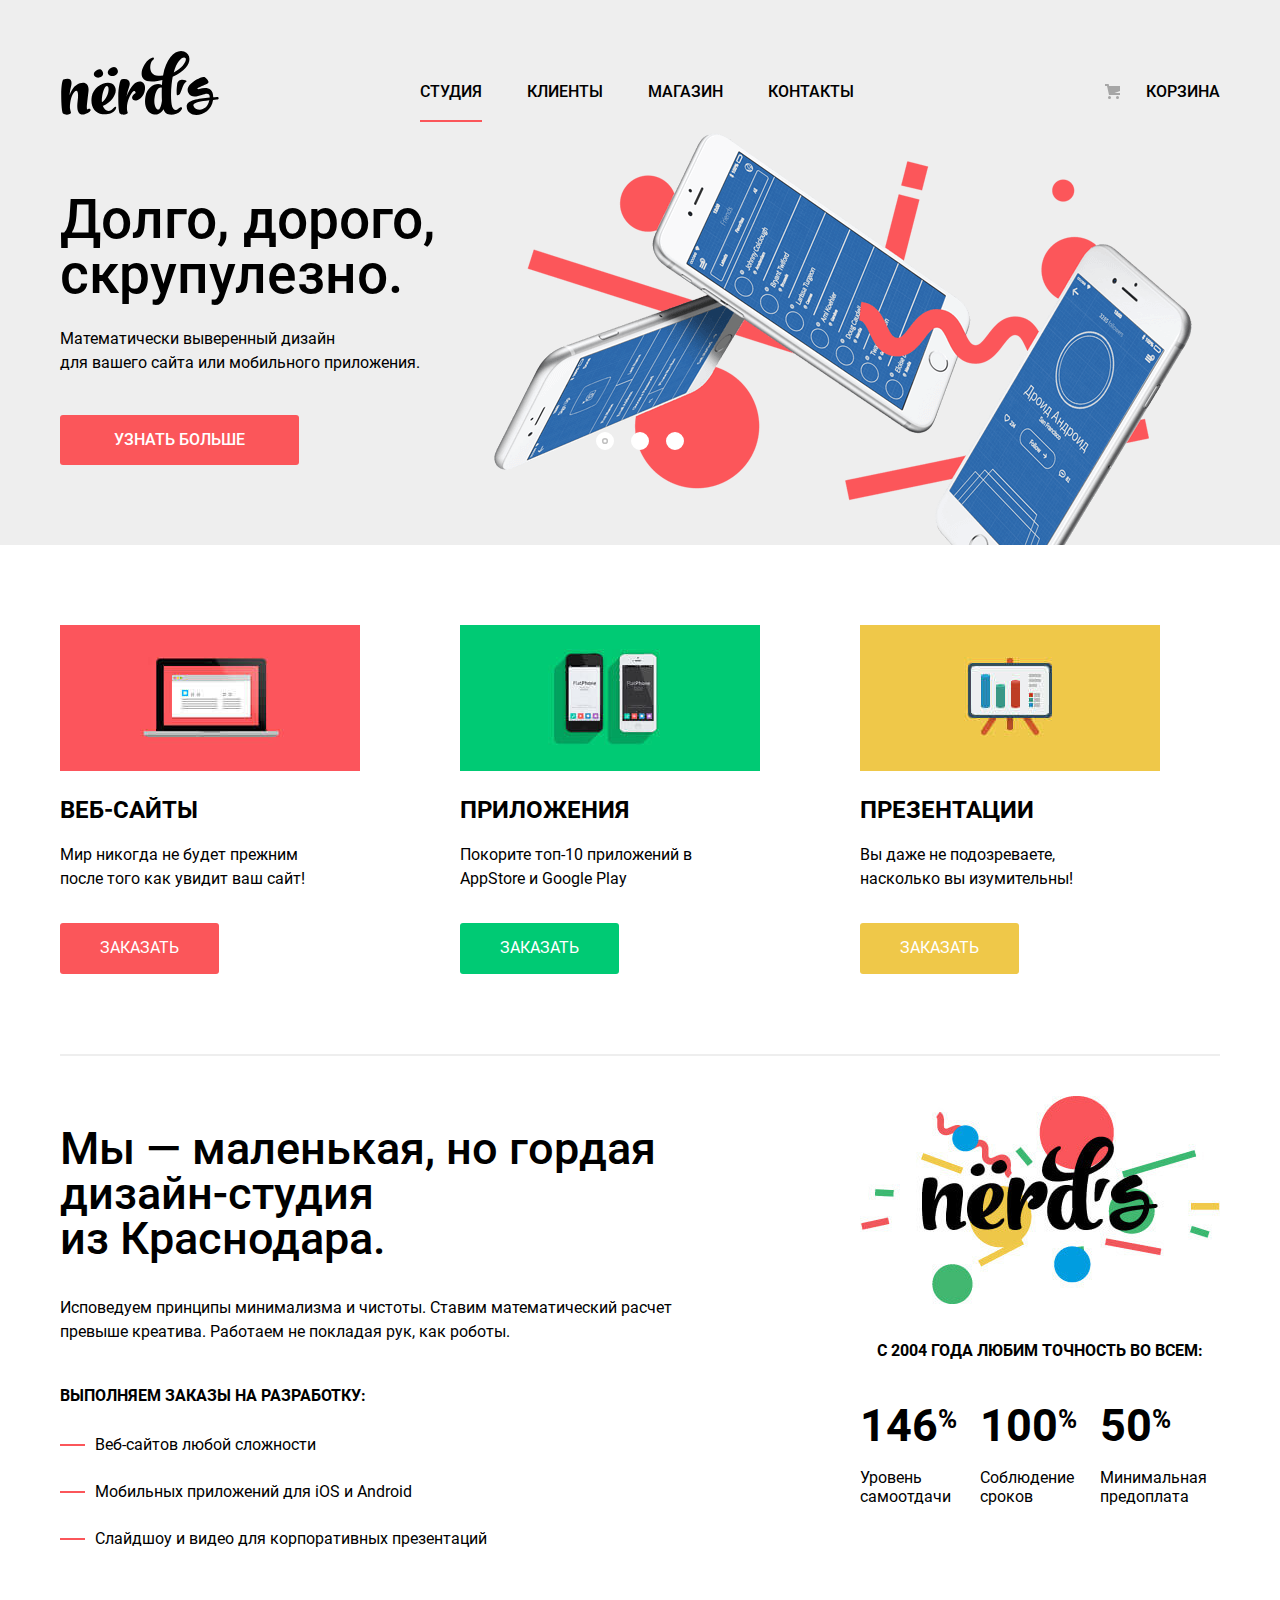
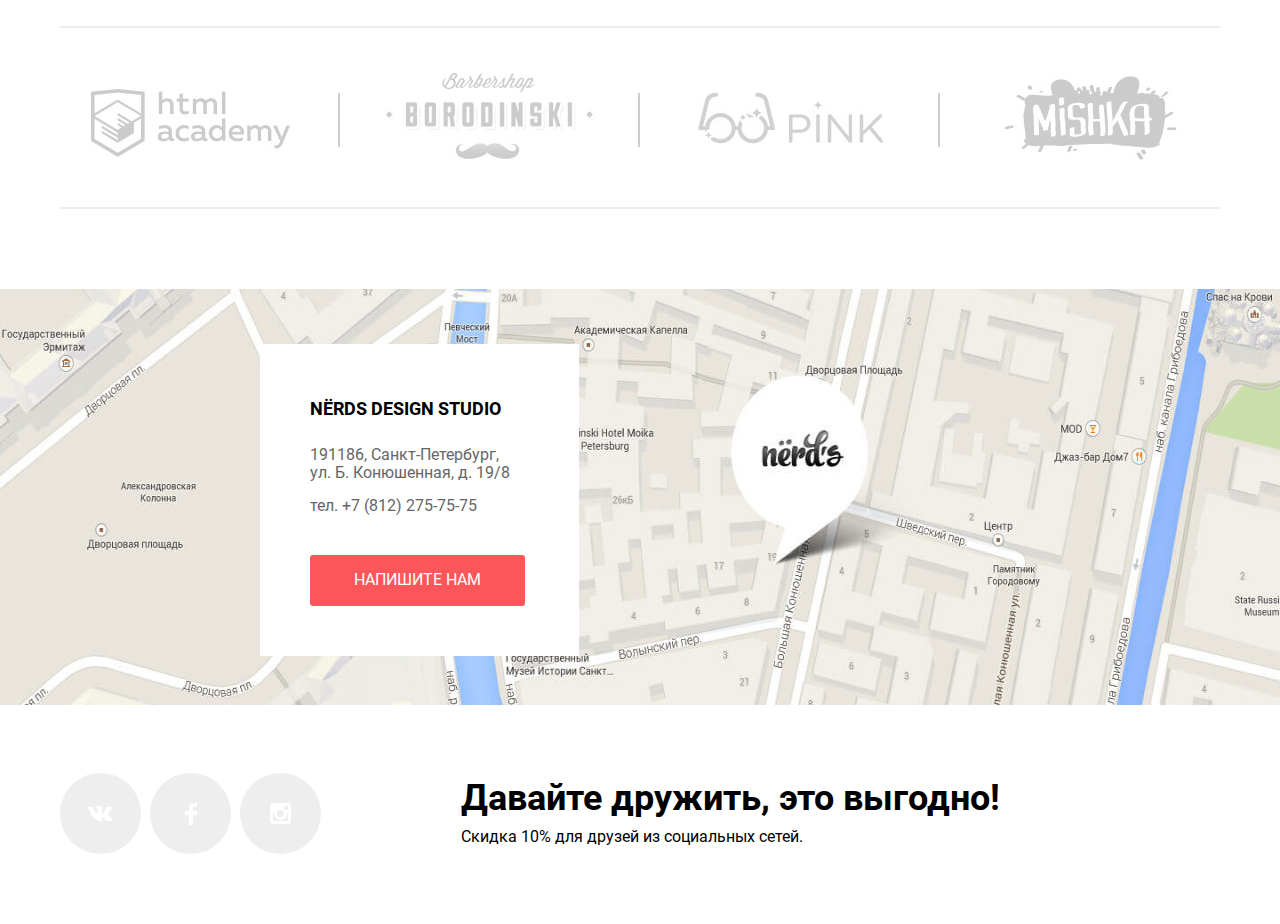
<file: index.html>
<!DOCTYPE html>
<html lang="ru">

<head>
  <meta charset="UTF-8">
  <title>HTML Academy: Нёрдс</title>
  <link href="https://fonts.googleapis.com/css2?family=Roboto:wght@400;500;700&display=swap" rel="stylesheet">
  <link rel="stylesheet" href="css/normalize.css">
  <link rel="stylesheet" href="css/style.min.css">
</head>

<body>
  <div class="wrapper-grey">
    <header class="header container">
      <div class="header-left">
        <a class="logo"><img src="img/logo.svg" alt="Логотип Nerds" height="65" width="160"></a></div>
      <nav class="header-middle">
        <ul class="nav-list">
          <li class="nav-item"><a class="current" href="">Студия</a></li>
          <li class="nav-item"><a href="">Клиенты</a></li>
          <li class="nav-item"><a href="catalog.html">Магазин</a></li>
          <li class="nav-item"><a href="">Контакты</a></li>
        </ul>
      </nav>
      <div class="header-right"><a href="" class="cart">Корзина</a></div>
    </header>
  </div>
  <main>
    <div class="wrapper-grey">
      <h1 class="main-title hidden">Дизайн-студия Nerds</h1>
      <section class="features-slider container">
        <h2 class="features-title hidden">Наши преймущества</h2>
        <div class="slide slide-first current">
          <h3 class="slide-title">Долго, дорого, скрупулезно.</h3>
          <p class="slide-text">Математически выверенный дизайн для&nbsp;вашего&nbsp;сайта или мобильного приложения.</p>
          <a href="" class="button">Узнать больше</a>
        </div>
        <div class="slide slide-second">
          <h3 class="slide-title">Любим математику как никто другой</h3>
          <p class="slide-text">Никакого креатива, только математические формулы для расчета идеальных пропорций</p>
          <a href="" class="button">Узнать больше</a>
        </div>
        <div class="slide slide-thrid">
          <h3 class="slide-title">Только ночь, только&nbsp;хардкор</h3>
          <p class="slide-text">Работать днем, как все? Мы&nbsp;против этого.Ближе&nbsp;к полуночи работа только начинается.</p>
          <a href="" class="button">Узнать больше</a>
        </div>
        <div class="dots">
          <button type="button" class="dot current" aria-label="Первый слайд"></button>
          <button type="button" class="dot" aria-label="Второй слайд"></button>
          <button type="button" class="dot" aria-label="Третий слайд"></button>
        </div>
      </section>
    </div>
    <section class="services container">
      <h2 class="services-title hidden">Наши услуги</h2>
      <ul class="services-list">
        <li class="services-item">
          <img class="services-img" src="img/service01.jpg" width="300" height="146" alt="Компьютер на красном фоне">
          <h3 class="services-title">Веб-сайты</h3>
          <p class="services-text">Мир никогда не&nbsp;будет прежним после&nbsp;того как увидит ваш сайт!</p>
          <a href="" class="button button-pink">Заказать</a>
        </li>
        <li class="services-item">
          <img class="services-img" src="img/service02.jpg" width="300" height="146" alt="Айфоны на желтом фоне">
          <h3 class="services-title">Приложения</h3>
          <p class="services-text">Покорите топ-10 приложений&nbsp;в AppStore и&nbsp;Google Play</p>
          <a href="" class="button button-green">Заказать</a>
        </li>
        <li class="services-item">
          <img class="services-img" src="img/service03.jpg" width="300" height="146" alt="Полотно с презентацией на желтом фоне">
          <h3 class="services-title">Презентации</h3>
          <p class="services-text">Вы&nbsp;даже не подозреваете, насколько&nbsp;вы&nbsp;изумительны!</p>
          <a href="" class="button button-yellow">Заказать</a>
        </li>
      </ul>
    </section>
    <section class="about container">
      <h2 class="about-title hidden">Кортко о нас и почему мы лучшие</h2>
      <div class="about-left">
        <h3 class="about-title">Мы&nbsp;&mdash; маленькая, но&nbsp;гордая дизайн-студия из&nbsp;Краснодара.</h3>
        <p class="about-text">Исповедуем принципы минимализма и&nbsp;чистоты. Ставим математический расчет превыше креатива. Работаем не&nbsp;покладая рук, как роботы.</p>
        <div class="services-small">
          <p class="services-small-title">Выполняем заказы на&nbsp;разработку:</p>
          <ul class="services-small-list">
            <li class="services-small-item">
              <p>Веб-сайтов любой сложности</p>
            </li>
            <li class="services-small-item">
              <p>Мобильных приложений для iOS и&nbsp;Android</p>
            </li>
            <li class="services-small-item">
              <p>Cлайдшоу и&nbsp;видео для корпоративных презентаций</p>
            </li>
          </ul>
        </div>
      </div>
      <div class="about-right">
        <img src="img/color-logo.jpg" alt="Логотип Nerds" class="color-logo" width="360" height="208">
        <p class="motto">с&nbsp;2004 года любим точность во&nbsp;всем:</p>
        <ul class="stats-list">
          <li class="stats-item"><span>146<sup>%</sup></span>
            <p>Уровень самоотдачи</p>
          </li>
          <li class="stats-item"><span>100<sup>%</sup></span>
            <p>Соблюдение сроков</p>
          </li>
          <li class="stats-item"><span>50<sup>%</sup></span>
            <p>Минимальная предоплата</p>
          </li>
        </ul>
      </div>
    </section>
    <article class="partners container">
      <h2 class="partners-title hidden">Наши партнеры</h2>
      <ul class="partners-list">
        <li class="partners-item"><a href="https://htmlacademy.ru/intensive/htmlcss"><img src="img/partner01.jpg" alt="Логотип Html Academy" width="199" height="68" class="partner-logo"></a></li>
        <li class="partners-item"><a href=""><img src="img/partner02.jpg" alt="Логотип Барбершоп Бородинский" width="209" height="90" class="partner-logo"></a></li>
        <li class="partners-item"><a href=""><img src="img/partner03.jpg" alt="Логотип Пинк" width="185" height="52" class="partner-logo"></a></li>
        <li class="partners-item"><a href=""><img src="img/partner04.jpg" width="173" height="84" alt="Логотип Mishka" class="partner-logo"></a></li>
      </ul>
    </article>
  </main>
  <footer class="footer">
    <section class="footer-top">
      <h2 class="hidden">Как добраться</h2>
      <div class="yandex-map" id="map"></div>
      <img src="img/map.jpg" alt="191186, Санкт-Петербург, ул. Б. Конюшенная, д. 19/8  " width="1440" height="416">
      <div class="contacts">
        <h3 class="contacts-title">NЁRDS DESIGN STUDIO</h3>
        <p class="address">191186, Санкт-Петербург, ул.&nbsp;Б. Конюшенная, д. 19/8</p>
        <a href="tel:+78122757575" class="tel">тел. +7 (812) 275-75-75</a>
        <a href="writeus.html" class="button">Напишите нам</a>
      </div>
    </section>
    <section class="footer-bottom container">
      <h2 class="hidden">Мы в соцсетях</h2>
      <ul class="social-list">
        <li class="social-item"><a class="vk" href=""><span class="hidden">Вконтакте</span></a></li>
        <li class="social-item"><a class="facebook" href=""><span class="hidden">Facebook</span></a></li>
        <li class="social-item"><a class="instagram" href=""><span class="hidden">Instagram</span></a></li>
      </ul>
      <div class="coupon">
        <h3>Давайте дружить, это выгодно!</h3>
        <p>Скидка 10% для друзей из социальных сетей.</p>
      </div>
    </section>
  </footer>
  <div class="feedback-popup">
    <h2 class="feedback-title">Напишите нам</h2>
    <form action="https://echo.htmlacademy.ru/courses" method="post">
      <ul class="feedback-fields-list">
        <li class="fields-item">
          <label for="name">Ваше имя:</label>
          <input id="name" type="text" name="name" class="field name-field" placeholder="Имя Фамилия"></li>
        <li class="fields-item">
          <label for="email">Ваш email:</label>
          <input id="email" type="text" name="email" class="field email-field" placeholder="email@example.com"></li>
        <li class="fields-item">
          <label for="message">Текст письма:</label>
          <textarea id="message" name="message" class="field text-field" placeholder="В свободной форме"></textarea>
        </li>
      </ul>
      <button type="submit" class="button">Отправить</button>
      <button type="button" class="close-button"><span class="hidden">Закрыть окно</span></button>
    </form>
  </div>
  <script src="https://api-maps.yandex.ru/2.1/?lang=ru_RU&amp;apikey=1243dd41-e530-4ad7-b248-854e4ea552c9"></script>
  <script src="js/script.min.js"></script>
</body>

</html>
</file>
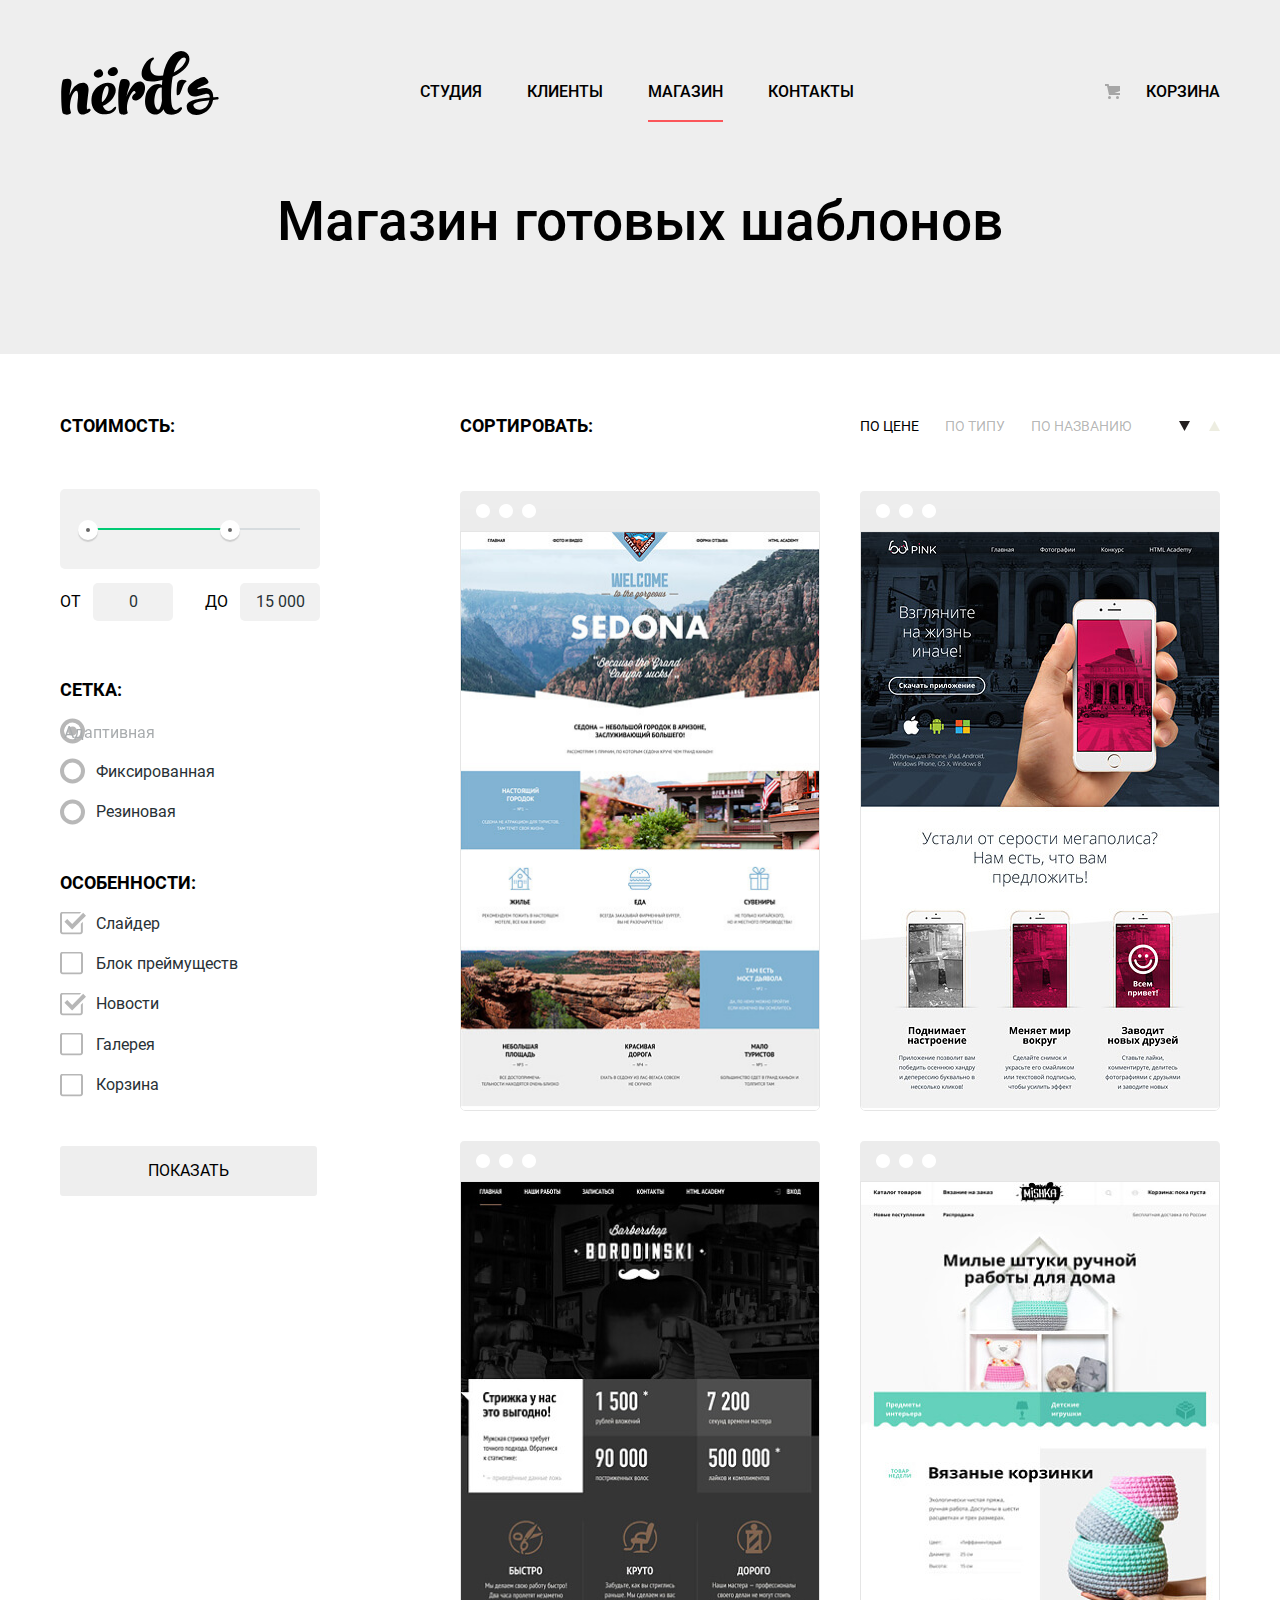
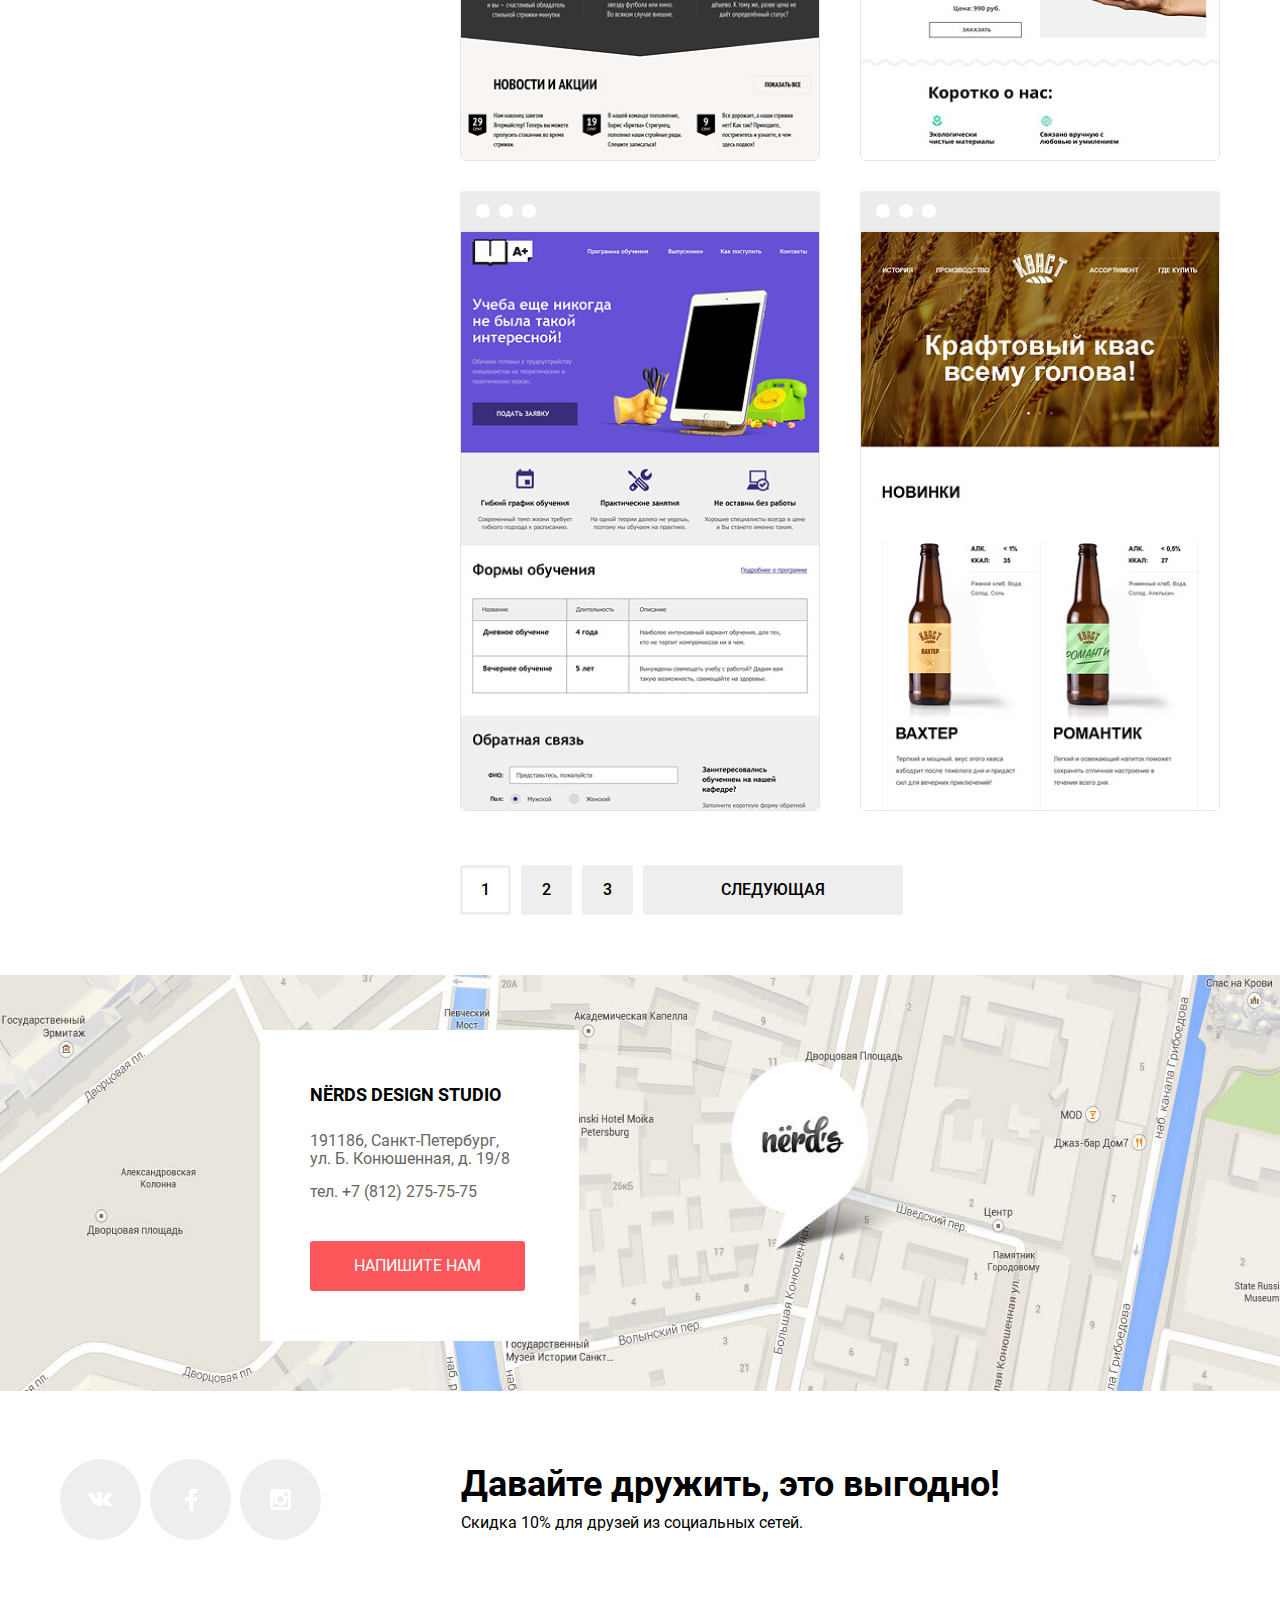
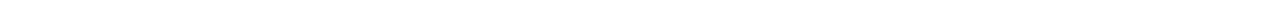
<file: catalog.html>
<!DOCTYPE html>
<html lang="ru">

<head>
  <meta charset="UTF-8">
  <title>HTML Academy: Нёрдс</title>
  <link href="https://fonts.googleapis.com/css2?family=Roboto:wght@400;500;700&display=swap" rel="stylesheet">
  <link rel="stylesheet" href="css/normalize.css">
  <link rel="stylesheet" href="css/style.min.css">
</head>

<body>
  <div class="wrapper-grey">
    <header class="header container">
      <div class="header-left">
        <a href="index.html" class="logo"><img src="img/logo.svg" alt="Логотип Nerds" height="65" width="160"></a></div>
      <nav class="header-middle">
        <ul class="nav-list">
          <li class="nav-item"><a href="index.html">Студия</a></li>
          <li class="nav-item"><a href="">Клиенты</a></li>
          <li class="nav-item"><a class="current" href="">Магазин</a></li>
          <li class="nav-item"><a href="">Контакты</a></li>
        </ul>
      </nav>
      <div class="header-right"><a href="" class="cart">Корзина</a></div>
    </header>
  </div>
  <main>
    <div class="wrapper-grey">
      <h1 class="catalog-title container">Магазин готовых шаблонов</h1>
    </div>
    <div class="wrapper-grid container">
      <div class="left-column">
        <section class="filter-group">
          <h2 class="hidden">Фильтр товаров</h2>
          <form action="https://echo.htmlacademy.ru/courses" method="get">
            <div class="range-filter">
              <h3>Стоимость:</h3>
              <div class="range-controls">
                <div class="scale">
                  <div class="bar"></div>
                </div>
                <button type="button" class="control control-min" aria-label="Левый ползунок выбора цены" tabindex="0"></button>
                <button type="button" class="control control-max" aria-label="Правый ползунок выбора цены" tabindex="0"></button>
              </div>
              <div class="price-controls">
                <label class="min-price">
                  от <input type="text" name="min-price" value="0">
                </label>
                <label class="max-price">
                  до <input type="text" name="max-price" value="15 000">
                </label>
              </div>
            </div>
            <div class="grid-filter">
              <h3>Сетка:</h3>
              <ul class="grid-list">
                <li class="grid-item">
                  <label>
                    <input type="radio" name="grid-model" value="adaptive" class="grid-radio" checked>
                    <spa
n class="radio-icon"></span>
                    Адаптивная
                  </label>
                </li>
                <li class="grid-item">
                  <label>
                    <input type="radio" name="grid-model" value="fixed" class="grid-radio">
                    <span class="radio-icon"></span>
                    Фиксированная
                  </label>
                </li>
                <li class="grid-item">
                  <label>
                    <input type="radio" name="grid-model" value="fluid" class="grid-radio">
                    <span class="radio-icon"></span>
                    Резиновая
                  </label>
                </li>
              </ul>
            </div>
            <div class="features-filter">
              <h3>Особенности:</h3>
              <ul class="features-list">
                <li class="features-item">
                  <label>
                    <input type="checkbox" name="slider" checked>
                    <span class="checkbox-icon"></span>
                    Слайдер
                  </label>
                </li>
                <li class="features-item">
                  <label>
                    <input type="checkbox" name="feature-block">
                    <span class="checkbox-icon"></span>
                    Блок преймуществ
                  </label>
                </li>
                <li class="features-item">
                  <label>
                    <input type="checkbox" name="news-feed" checked>
                    <span class="checkbox-icon"></span>
                    Новости
                  </label>
                </li>
                <li class="features-item">
                  <label>
                    <input type="checkbox" name="gallery">
                    <span class="checkbox-icon"></span>
                    Галерея
                  </label>
                </li>
                <li class="features-item">
                  <label>
                    <input type="checkbox" name="cart-popup">
                    <span class="checkbox-icon"></span>
                    Корзина
                  </label>
                </li>
              </ul>
            </div>
            <button class="button" type="submit">Показать</button>
          </form>
        </section>
      </div>
      <div class="right-column">
        <div class="sorting-filter">
          <h3>Сортировать:</h3>
          <ul class="sorting-list">
            <li class="sorting-item"><a class="active" href="">По цене</a></li>
            <li class="sorting-item"><a href="">По типу</a></li>
            <li class="sorting-item"><a href="">По названию</a></li>
          </ul>
          <ul class="sorting-toggles-list">
            <li class="sorting-toggles-item"><a href="" class="active"><span class="hidden">Сортировка по возрастанию</span></a></li>
            <li class="sorting-toggles-item"><a href=""><span class="hidden">Сортировка по убыванию</span></a></li>
          </ul>
        </div>
        <section class="catalog">
          <h2 class="hidden">Каталог продукции</h2>
          <article class="product-box" tabindex="0" aria-label="Карточка товара Sedona">
            <img src="img/item01.jpg" alt="Седона" width="360" height="580">
            <div class="product-popup">
              <h3 class="product-title"><a href="">Sedona</a></h3>
              <p class="product-description">Информационный сайт  для туристов</p>
              <a href="" class="button">9 900 ₽</a>
            </div>
          </article>
          <article class="product-box" tabindex="0" aria-label="Карточка товара Pink App">
            <img src="img/item02.jpg" alt="Pink App" width="360" height="580">
            <div class="product-popup">
              <h3 class="product-title"><a href="">Pink App</a></h3>
              <p class="product-description">Продуктовый лендинг приложения для iOS и Android</p>
              <a href="" class="button">9 900 ₽</a>
            </div>
          </article>
          <article class="product-box" tabindex="0" aria-label="Карточка товара Borodinski">
            <img src="img/item03.jpg" alt="Borodinski" width="360" height="580">
            <div class="product-popup">
              <h3 class="product-title"><a href="">Borodinski</a></h3>
              <p class="product-description">Сайт салона красоты. Для мужчин, да.</p>
              <a href="" class="button">9 900 ₽</a>
            </div>
          </article>
          <article class="product-box" tabindex="0" aria-label="Карточка товара Mishka">
            <img src="img/item04.jpg" alt="Mishka" width="360" height="580">
            <div class="product-popup">
              <h3 class="product-title"><a href="">Mishka</a></h3>
              <p class="product-description">Интернет-магазин вязаных игрушек</p>
              <a href="" class="button">9 900 ₽</a>
            </div>
          </article>
          <article class="product-box" tabindex="0" aria-label="Карточка товара A plus">
            <img src="img/item05.jpg" alt="A plus" width="360" height="580">
            <div class="product-popup">
              <h3 class="product-title"><a href="">A plus</a></h3>
              <p class="product-description">Лендинг курсов повышения квалификации</p>
              <a href="" class="button">9 900 ₽</a>
            </div>
          </article>
          <article class="product-box" tabindex="0" aria-label="Карточка товара Кваст">
            <img src="img/item06.jpg" alt="Кваст" width="360" height="580">
            <div class="product-popup">
              <h3 class="product-title"><a href="">Кваст</a></h3>
              <p class="product-description">Промо-сайт производителя крафтового кваса</p>
              <a href="" class="button">9 900 ₽</a>
            </div>
          </article>
        </section>
        <ul class="pagination-list">
          <li class="pagination-item"><a class="current" tabindex="-1" href="" aria-label="Перейти на первую страницу">1</a></li>
          <li class="pagination-item"><a href="" aria-label="Перейти на вторую страницу">2</a></li>
          <li class="pagination-item"><a href="" aria-label="Перейти на третью страницу">3</a></li>
          <li class="pagination-item"><a href="" aria-label="Перейти на следующую страницу">Следующая</a></li>
        </ul>
      </div>
    </div>
  </main>
  <footer class="footer">
    <section class="footer-top">
      <h2 class="hidden">Как добраться</h2>
      <div class="yandex-map" id="map"></div>
      <img src="img/map.jpg" alt="191186, Санкт-Петербург, ул. Б. Конюшенная, д. 19/8  " width="1440" height="416">
      <div class="contacts">
        <h3 class="contacts-title">NЁRDS DESIGN STUDIO</h3>
        <p class="address">191186, Санкт-Петербург, ул.&nbsp;Б. Конюшенная, д. 19/8</p>
        <a href="tel:+78122757575" class="tel">тел. +7 (812) 275-75-75</a>
        <a href="writeus.html" class="button">Напишите нам</a>
      </div>
    </section>
    <section class="footer-bottom container">
      <h2 class="hidden">Мы в соцсетях</h2>
      <ul class="social-list">
        <li class="social-item"><a class="vk" href=""><span class="hidden">Вконтакте</span></a></li>
        <li class="social-item"><a class="facebook" href=""><span class="hidden">Facebook</span></a></li>
        <li class="social-item"><a class="instagram" href=""><span class="hidden">Instagram</span></a></li>
      </ul>
      <div class="coupon">
        <h3>Давайте дружить, это выгодно!</h3>
        <p>Скидка 10% для друзей из социальных сетей.</p>
      </div>
    </section>
  </footer>
  <div class="feedback-popup">
    <h2 class="feedback-title">Напишите нам</h2>
    <form action="https://echo.htmlacademy.ru/courses" method="post">
      <ul class="feedback-fields-list">
        <li class="fields-item">
          <label for="name">Ваше имя:</label>
          <input id="name" type="text" name="name" class="field name-field" placeholder="Имя Фамилия"></li>
        <li class="fields-item">
          <label for="email">Ваш email:</label>
          <input id="email" type="text" name="email" class="field email-field" placeholder="email@example.com"></li>
        <li class="fields-item">
          <label for="message">Текст письма:</label>
          <textarea id="message" name="message" class="field text-field" placeholder="В свободной форме"></textarea>
        </li>
      </ul>
      <button type="submit" class="button">Отправить</button>
      <button type="button" class="close-button"><span class="hidden">Закрыть окно</span></button>
    </form>
  </div>
  <script src="https://api-maps.yandex.ru/2.1/?lang=ru_RU&amp;apikey=1243dd41-e530-4ad7-b248-854e4ea552c9"></script>
  <script src="js/script.min.js"></script>
</body>

</html>
</file>
<file: css/style.min.css>
:root{--black:#000;--black30:rgba(0,0,0,0.3);--black60:rgba(0, 0, 0, 0.6);--black10:rgba(0, 0, 0, 0.1);--grey:#eeeeee;--pink:#fb565a;--extra-pink:#e74246;--dark-pink:#d7373b;--red-error:#e74246;--white:#fff;--white30:rgba(255, 255, 255, 0.3);--green:#00ca74;--extra-green:#00bc6c;--dark-green:#00aa62;--yellow:#efc849;--extra-yellow:#eab534;--dark-yellow:#e5a722;--dark-grey:#666666;--button-shadow:inset 0 3px 0 rgba(0, 1, 1, 0.1);--popup-shadow:0px 20px 40px rgba(0, 0, 0, 0.4);--control-shadow:0 2px 1px 0 #cfcfcf;--input-border:2px solid #d7dcde;--input-error:2px solid #e74246;--range-bg:#f1f1f1;--scale:#d7dcdf;--input-color:#283136;--radio-grey:#4d4d4d;--hover-toggle:#a6a6a6;--hover-pag:#dfdfdf;--active-pag:#d5d5d5;--product-shadow:0px 6px 15px rgba(0, 1, 1, 0.25)}@font-face{font-weight:400;font-family:Roboto;src:local("Roboto"),local("Roboto-Regular"),url(../fonts/roboto-v20-latin-cyrillic-regular.woff2) format("woff2"),url(../fonts/roboto-v20-latin-cyrillic-regular.woff) format("woff")}@font-face{font-weight:500;font-family:Roboto;src:local("Roboto Medium"),local("Roboto-Medium"),url(../fonts/roboto-v20-latin-cyrillic-500.woff2) format("woff2"),url(../fonts/roboto-v20-latin-cyrillic-500.woff) format("woff")}@font-face{font-weight:700;font-family:Roboto;src:local("Roboto Bold"),local("Roboto-Bold"),url(../fonts/roboto-v20-latin-cyrillic-700.woff2) format("woff2"),url(../fonts/roboto-v20-latin-cyrillic-700.woff) format("woff")}body{width:100%;min-width:1200px;margin:0 auto;padding:0;font-weight:400;font-family:Roboto,Arial,sans-serif;color:var(--black)}a{color:var(--black);text-decoration:none}.main-wrapper{width:100%}.container{-webkit-box-sizing:border-box;box-sizing:border-box;width:1160px;margin:0 auto}.button{display:inline-block;padding:16px 54px;vertical-align:top;color:var(--white);text-transform:uppercase;background-color:var(--pink);border-radius:3px;cursor:pointer}.button:active{color:var(--white30);-webkit-box-shadow:var(--button-shadow);box-shadow:var(--button-shadow)}.hidden{position:absolute;width:1px;height:1px;margin:-1px;padding:0;overflow:hidden;white-space:nowrap;border:0;clip:rect(0 0 0 0);-webkit-clip-path:inset(100%);clip-path:inset(100%)}.wrapper-grey{background-color:var(--grey)}.logo img{display:block}.header{display:-webkit-box;display:-ms-flexbox;display:flex;padding-top:50px}.header-left{margin-right:200px}.header-middle{padding-top:27px}.nav-list{display:-webkit-box;display:-ms-flexbox;display:flex;margin:0;padding:0;list-style:none}.nav-item a:focus-within,.nav-item a:hover{color:var(--pink)}.nav-item a:active{color:var(--black30)}.nav-item:not(:last-child){margin-right:45px}.nav-list a{font-weight:500;font-size:16px;line-height:30px;text-transform:uppercase}.nav-item{position:relative}.nav-list .current::after{content:"";position:absolute;display:block;width:100%;height:2px;margin-top:13px;background-color:var(--pink)}.header-right{margin-left:auto;padding-top:27px}.header-right a:focus-within,.header-right a:hover{color:var(--pink)}.header-right a:active{color:var(--black30)}.cart{position:relative;padding-left:40px;font-weight:500;font-size:16px;line-height:30px;text-transform:uppercase}.cart::before{content:"";position:absolute;top:2px;left:-1px;width:15px;height:15px;background-image:url(../img/basket.svg);background-repeat:no-repeat;background-position:0 0}.features-slider{position:relative;margin-bottom:80px}.features-slider .slide{display:none;padding-top:77px;background-repeat:no-repeat;background-position:top right}.features-slider .current{display:block}.slide-first{background-image:url(../img/bg01.png)}.slide-second{background-image:url(../img/bg02.png)}.slide-thrid{background-image:url(../img/bg03.png)}.slide-title{width:530px;margin:0;margin-bottom:25px;padding:0;font-weight:500;font-size:55px;line-height:55px}.slide-text{width:400px;margin:0;margin-bottom:40px;padding:0;font-size:16px;line-height:24px}.slide .button{margin-bottom:80px;font-weight:500;font-size:16px;line-height:18px;background-color:var(--pink)}.slide .button:focus,.slide .button:hover{background-color:var(--extra-pink)}.slide .button:active{background-color:var(--dark-pink)}.dots{position:absolute;right:0;bottom:95px;left:0;display:-webkit-box;display:-ms-flexbox;display:flex;-webkit-box-pack:justify;-ms-flex-pack:justify;justify-content:space-between;width:88px;margin:auto}.dots button{position:relative;width:18px;height:18px;padding:0;background-color:var(--white);border:2px solid var(--white);border-radius:50%;cursor:pointer}.dots .current{background-image:url(../img/current-dot.svg);background-position:center center}.services{margin-bottom:40px}.services-list{display:-webkit-box;display:-ms-flexbox;display:flex;-ms-flex-wrap:wrap;flex-wrap:wrap;-webkit-box-align:start;-ms-flex-align:start;align-items:flex-start;margin:0;margin-bottom:40px;padding:0;padding-bottom:40px;list-style:none;border-bottom:2px solid var(--grey)}.services-item{-ms-flex-preferred-size:300px;flex-basis:300px;margin-bottom:40px}.services-item:not(:last-child){margin-right:100px}.services-item:nth-child(3n){margin-right:0}.services-img{margin-bottom:20px}.services-title{margin:0;margin-bottom:18px;padding:0;font-weight:700;font-size:24px;line-height:30px;text-transform:uppercase}.services-text{margin:0;margin-bottom:32px;padding:0;font-size:16px;line-height:24px}.services-item .button{padding:16px 40px}.button-pink:focus,.button-pink:hover{background-color:var(--extra-pink)}.button-pink:active{background-color:var(--dark-pink)}.button-green{background-color:var(--green)}.button-green:focus,.button-green:hover{background-color:var(--extra-green)}.button-green:active{background-color:var(--dark-green)}.button-yellow{background-color:var(--yellow)}.button-yellow:focus,.button-yellow:hover{background-color:var(--extra-yellow)}.button-yellow:active{background-color:var(--dark-yellow)}.about{display:-webkit-box;display:-ms-flexbox;display:flex;-webkit-box-pack:justify;-ms-flex-pack:justify;justify-content:space-between;-webkit-box-sizing:border-box;box-sizing:border-box;margin-bottom:45px;padding-bottom:35px;border-bottom:2px solid var(--grey)}.about-left{width:650px;margin-bottom:40px;padding-top:30px}.about-title{margin:0;margin-bottom:35px;padding:0;font-weight:500;font-size:45px;line-height:45px}.about-text{margin:0;margin-bottom:40px;padding:0;font-size:16px;line-height:24px}.services-small-list{margin:0;padding:0;list-style:none}.services-small-title{margin:0;margin-bottom:25px;padding:0;font-weight:700;font-size:16px;line-height:24px;text-transform:uppercase}.services-small-item p{display:-webkit-box;display:-ms-flexbox;display:flex;-webkit-box-align:center;-ms-flex-align:center;align-items:center;margin:0;padding:0;font-size:16px;line-height:24px}.services-small-item p::before{content:"";display:block;width:25px;height:2px;margin-right:10px;background-color:var(--pink)}.services-small-item:not(:last-child){margin-bottom:23px}.about-right{display:block;margin-bottom:40px}.color-logo{margin-bottom:31px}.motto{margin:0;margin-bottom:31px;padding:0;font-weight:700;font-size:16px;line-height:24px;text-align:center;text-transform:uppercase}.stats-list{display:-webkit-box;display:-ms-flexbox;display:flex;-ms-flex-wrap:wrap;flex-wrap:wrap;width:360px;margin:0;padding:0;list-style:none}.stats-item{-ms-flex-preferred-size:100px;flex-basis:100px}.stats-item:not(:last-child){margin-right:20px}.stats-item p{margin:0;padding:0}.stats-item span{display:block;margin-bottom:11px;font-weight:700;font-size:45px;line-height:64px}.stats-item sup{font-weight:700;font-size:26px;line-height:40px}.partners{margin-bottom:80px;padding-bottom:20px;border-bottom:2px solid var(--grey)}.partners-list{display:-webkit-box;display:-ms-flexbox;display:flex;-ms-flex-wrap:wrap;flex-wrap:wrap;-webkit-box-align:center;-ms-flex-align:center;align-items:center;margin:0;padding:0;list-style:none}.partners-item{position:relative;-ms-flex-preferred-size:260px;flex-basis:260px;margin-right:40px;margin-bottom:20px;text-align:center}.partners-item:nth-child(4n),.patners-item:last-child{margin-right:0}.partners-item a{opacity:.2}.partners-item a:focus,.partners-item a:hover{opacity:1}.partners-item a:active{opacity:.1}.partners-item:first-child{padding-top:10px}.partners-item:not(:last-child):not(:nth-child(4n))::after{content:"";position:absolute;right:-20px;bottom:50%;width:2px;height:54px;background-color:var(--black);-webkit-transform:translateY(50%);transform:translateY(50%);opacity:.2}.footer{position:relative;margin-bottom:70px}.footer-top{display:-webkit-box;display:-ms-flexbox;display:flex;-ms-flex-wrap:wrap;flex-wrap:wrap;-webkit-box-pack:center;-ms-flex-pack:center;justify-content:center;height:416px;margin-bottom:68px}.footer-top img{position:absolute;z-index:5;width:100%;max-width:1440px}.yandex-map{position:relative;z-index:10;width:100%;height:100%;margin:0;padding:0}.contacts{position:absolute;top:55px;left:260px;z-index:20;-webkit-box-sizing:border-box;box-sizing:border-box;max-width:319px;padding:50px;background:var(--white)}.contacts h3{margin:0;margin-bottom:22px;padding:0;font-weight:700;font-size:18px;line-height:30px}.contacts p{margin:0;margin-bottom:15px;padding:0;font-size:16px;line-height:18px;color:var(--dark-grey)}.contacts .tel{display:block;margin:0;margin-bottom:40px;padding:0;font-size:16px;line-height:18px;color:var(--dark-grey)}.contacts .button{padding:16px 44px}.contacts .button:focus,.contacts .button:hover{background-color:var(--extra-pink)}.contacts .button:active{background-color:var(--dark-pink)}.footer-bottom{display:-webkit-box;display:-ms-flexbox;display:flex;-webkit-box-align:center;-ms-flex-align:center;align-items:center}.social-list{display:-webkit-box;display:-ms-flexbox;display:flex;-ms-flex-wrap:wrap;flex-wrap:wrap;-webkit-box-pack:justify;-ms-flex-pack:justify;justify-content:space-between;width:261px;margin:0;margin-right:140px;padding:0;list-style:none}.social-item a{position:relative;display:block;width:81px;height:81px;background-color:var(--grey);background-repeat:no-repeat;background-position:center center;border-radius:50%}.social-item:hover .facebook,.social-item:hover .instagram,.social-item:hover .vk{background-color:var(--pink)}.vk::before{content:url(../img/soc01.svg);position:absolute;top:0;right:0;bottom:0;left:0;width:26px;height:15px;margin:auto}.facebook::before{content:url(../img/soc02.svg);position:absolute;top:0;right:0;bottom:0;left:0;width:12px;height:22px;margin:auto}.instagram::before{content:url(../img/soc03.svg);position:absolute;top:0;right:0;bottom:0;left:0;width:21px;height:21px;margin:auto}.social-item:active .facebook::before,.social-item:active .instagram::before,.social-item:active .vk::before{opacity:.2}.coupon h3{margin:0;margin-bottom:10px;padding:0;font-weight:700;font-size:36px;line-height:36px}.coupon p{margin:0;padding:0;font-size:16px;line-height:22px}.feedback-popup{position:fixed;right:50%;bottom:50%;z-index:30;-webkit-box-sizing:border-box;box-sizing:border-box;width:960px;padding:63px 100px 84px 100px;background-color:var(--white);-webkit-box-shadow:var(--popup-shadow);box-shadow:var(--popup-shadow);-webkit-transform:translate(50%,50%);transform:translate(50%,50%);visibility:hidden}.popup-show{visibility:visible;-webkit-animation:popup-show 1s ease-in-out forwards;animation:popup-show 1s ease-in-out forwards}.popup-close{-webkit-animation:popup-close 1s ease-in-out forwards;animation:popup-close 1s ease-in-out forwards}.feedback-title{margin:0;margin-bottom:35px;padding:0;font-weight:700;font-size:45px;line-height:53px}.feedback-fields-list{display:-webkit-box;display:-ms-flexbox;display:flex;-ms-flex-wrap:wrap;flex-wrap:wrap;margin:0;padding:0;list-style:none}.fields-item{display:-webkit-box;display:-ms-flexbox;display:flex;-webkit-box-orient:vertical;-webkit-box-direction:normal;-ms-flex-flow:column wrap;flex-flow:column wrap}.fields-item:last-child{-webkit-box-flex:1;-ms-flex-positive:1;flex-grow:1;margin-bottom:47px}.fields-item:not(:last-child){margin-right:40px;margin-bottom:35px}.fields-item:nth-child(2n){margin-right:0}.fields-item label{margin-bottom:10px;font-weight:700;font-size:16px;line-height:18px}.fields-item input{-webkit-box-sizing:border-box;box-sizing:border-box;width:360px;padding:13px;border:var(--input-border);border-radius:3px}.fields-item textarea{-webkit-box-sizing:border-box;box-sizing:border-box;width:100%;min-height:120px;padding:16px;border:var(--input-border);border-radius:3px;resize:none}.fields-item .feedback-error{border:var(--input-error)}.feedback-popup .button{padding:16px 83px;border:none}.feedback-popup .close-button{position:absolute;top:75px;right:90px;width:21px;height:21px;background-color:transparent;background-image:url(../img/cross.svg);background-repeat:no-repeat;background-position:top center;border:none;cursor:pointer;opacity:.3}.feedback-popup .close-button:focus,.feedback-popup .close-button:hover{opacity:1}.feedback-popup .close-button:active{opacity:.1}.catalog-title{margin-bottom:57px;padding:0;padding-top:79px;padding-bottom:105px;font-weight:500;font-size:55px;line-height:55px;text-align:center}.wrapper-grid{display:-ms-grid;display:grid;-webkit-column-gap:140px;-moz-column-gap:140px;column-gap:140px;column-gap:140px;-ms-grid-columns:260px 140px auto;grid-template-columns:260px auto}.range-filter{margin-bottom:54px}.range-filter h3{margin:0;margin-bottom:48px;padding:0;font-weight:700;font-size:18px;line-height:30px;text-transform:uppercase}.range-controls{position:relative;height:41px;margin-bottom:14px;padding-top:39px;padding-right:20px;padding-left:20px;background-color:var(--range-bg);border-radius:5px}.range-controls .scale{height:2px;background:var(--scale)}.range-controls .bar{width:70%;height:2px;background:var(--green)}.range-controls .control{position:absolute;top:31px;left:0;width:20px;height:20px;padding:0;background-color:var(--dark-grey);border:8px solid var(--white);border-radius:50%;-webkit-box-shadow:var(--control-shadow);box-shadow:var(--control-shadow);cursor:pointer}.range-controls .control-min{left:18px}.range-controls .control-max{left:160px}.price-controls{display:-webkit-box;display:-ms-flexbox;display:flex;-webkit-box-pack:justify;-ms-flex-pack:justify;justify-content:space-between}.price-controls label{font-size:16px;line-height:22px;text-transform:uppercase}.price-controls input{width:60px;margin-left:8px;padding:10px;text-align:center;color:var(--input-color);background:var(--range-bg);border:none;border-radius:5px}.grid-filter{margin-bottom:46px}.grid-filter h3{margin:0;margin-bottom:16px;padding:0;font-weight:700;font-size:18px;line-height:30px;text-transform:uppercase}.grid-list{margin:0;padding:0;list-style:none}.grid-item:not(:last-child){margin-bottom:21px}.grid-item label{position:relative;padding-left:36px;font-size:16px;line-height:19px;color:var(--input-color)}.grid-item input{position:absolute;-webkit-appearance:none}.grid-item input+.radio-icon{position:absolute;bottom:50%;-webkit-box-sizing:border-box;box-sizing:border-box;width:25px;height:25px;margin-left:-36px;border:4px solid var(--radio-grey);border-radius:50%;-webkit-transform:translateY(50%);transform:translateY(50%);cursor:pointer;opacity:.4}.grid-item input+.radio-icon:hover,.grid-item input:focus+.radio-icon{opacity:1}.grid-item input:checked+.radio-icon{background-image:url(../img/radio-on.svg);background-position:center center}.features-filter{margin-bottom:51px}.features-filter h3{margin:0;margin-bottom:16px;padding:0;font-weight:700;font-size:18px;line-height:30px;text-transform:uppercase}.features-list{margin:0;padding:0;list-style:none}.features-item:not(:last-child){margin-bottom:21px}.features-item label{position:relative;padding-left:36px;font-size:16px;line-height:19px;color:var(--input-color)}.features-item input{position:absolute;-webkit-appearance:none}.features-item input+.checkbox-icon{position:absolute;bottom:50%;width:26px;height:23px;margin-left:-36px;background-image:url(../img/checkbox-off.svg);background-repeat:no-repeat;-webkit-transform:translateY(50%);transform:translateY(50%);cursor:pointer;opacity:.4}.features-item input+.checkbox-icon:hover,.features-item input:focus+.checkbox-icon{opacity:1}.features-item input:checked+.checkbox-icon{background-image:url(../img/checkbox-on.svg)}.filter-group .button{padding:16px 88px;color:var(--black);background-color:var(--grey);border:none}.sorting-filter{display:-webkit-box;display:-ms-flexbox;display:flex;-webkit-box-align:center;-ms-flex-align:center;align-items:center;margin-bottom:50px}.sorting-filter h3{margin:0;padding:0;font-weight:700;font-size:18px;line-height:30px;text-transform:uppercase}.sorting-list{display:-webkit-box;display:-ms-flexbox;display:flex;margin:0;margin-right:47px;margin-left:auto;padding:0;list-style:none}.sorting-item:not(:last-child){margin-right:26px}.sorting-item a{font-size:14px;line-height:18px;color:var(--black30);text-transform:uppercase}.sorting-item a:not(.active):not(:focus):hover{color:var(--black60)}.sorting-item .active,.sorting-item a:active{color:var(--black)}.sorting-item .active{cursor:default}.sorting-toggles-list{display:-webkit-box;display:-ms-flexbox;display:flex;margin:0;padding:0;list-style:none}.sorting-toggles-item:not(:last-child){margin-right:19px}.sorting-toggles-list a{position:relative;display:block;width:11px;height:10px;background:url(../img/toggle-down.svg) no-repeat}.sorting-toggles-item:last-child a{-webkit-transform:rotate(180deg);transform:rotate(180deg)}.sorting-toggles-item a:not(.active):not(:focus){-webkit-filter:invert(99%) sepia(5%) saturate(739%) hue-rotate(298deg) brightness(118%) contrast(86%);filter:invert(99%) sepia(5%) saturate(739%) hue-rotate(298deg) brightness(118%) contrast(86%)}.sorting-toggles-item a:not(.active):not(:focus):hover{-webkit-filter:invert(80%) sepia(0) saturate(66%) hue-rotate(159deg) brightness(85%) contrast(84%);filter:invert(80%) sepia(0) saturate(66%) hue-rotate(159deg) brightness(85%) contrast(84%)}.sorting-toggles-item .active,.sorting-toggles-item a:active{opacity:1}.sorting-toggles-item .active{cursor:default}.catalog{display:-ms-grid;display:grid;margin-bottom:54px;gap:30px 40px;grid-template-columns:repeat(auto-fill,minmax(360px,auto))}.product-box{position:relative;padding-top:40px;overflow:hidden;border-radius:0 0 5px 5px}.product-box img{display:block;-webkit-box-sizing:border-box;box-sizing:border-box;border:1px solid var(--black10);border-radius:0 0 5px 5px}.product-box:focus-within,.product-box:hover{outline:0;-webkit-box-shadow:var(--product-shadow);box-shadow:var(--product-shadow)}.product-box:focus-within .product-popup,.product-box:hover .product-popup{visibility:visible}.product-box::before{content:"";position:absolute;width:360px;height:40px;margin-top:-40px;background-image:url(../img/browser.svg);opacity:.1}.product-box:focus-within::before,.product-box:hover::before{opacity:1}.product-popup{position:absolute;bottom:0;-webkit-box-sizing:border-box;box-sizing:border-box;width:100%;padding:26px 45px 43px 45px;text-align:center;background-color:var(--grey);visibility:hidden}.product-popup h3{margin:0;margin-bottom:11px;padding:0}.product-popup a:not(.button){font-weight:700;font-size:18px;line-height:30px;text-transform:uppercase}.product-popup a:not(.button):focus,.product-popup a:not(.button):hover{color:var(--pink)}.product-popup a:not(.button):active{color:var(--black30)}.product-popup p{margin:0;margin-bottom:34px;padding:0;font-size:16px;line-height:18px;color:var(--dark-grey)}.product-popup .button{padding:16px 72px}.product-popup .button:focus,.product-popup .button:hover{background-color:var(--extra-pink)}.pagination-list{display:-webkit-box;display:-ms-flexbox;display:flex;-ms-flex-wrap:wrap;flex-wrap:wrap;-webkit-box-align:center;-ms-flex-align:center;align-items:center;margin:0;margin-bottom:60px;padding:0;list-style:none}.pagination-item{margin-right:10px}.pagination-item a{display:inline-block;padding:16px 21px;font-weight:500;font-size:16px;line-height:18px;vertical-align:top;color:var(--black);background-color:var(--grey);border-radius:3px}.pagination-item:last-child a{padding:16px 78px;text-transform:uppercase}.pagination-item .current{background-color:var(--white);-webkit-box-shadow:inset 0 0 0 3px var(--grey);box-shadow:inset 0 0 0 3px var(--grey);cursor:default}.pagination-item a:not(.current):hover{background-color:var(--hover-pag)}.pagination-item a:not(.current):active{color:var(--black30);background-color:var(--active-pag);-webkit-box-shadow:var(--button-shadow);box-shadow:var(--button-shadow)}@-webkit-keyframes popup-show{0%{-webkit-transform:translate(-200%,50%);transform:translate(-200%,50%)}80%{-webkit-transform:translate(80%,50%);transform:translate(80%,50%)}100%{-webkit-transform:translate(50%,50%);transform:translate(50%,50%);visibility:visible}}@keyframes popup-show{0%{-webkit-transform:translate(-200%,50%);transform:translate(-200%,50%)}80%{-webkit-transform:translate(80%,50%);transform:translate(80%,50%)}100%{-webkit-transform:translate(50%,50%);transform:translate(50%,50%);visibility:visible}}@-webkit-keyframes popup-close{0%{-webkit-transform:translate(50%,50%);transform:translate(50%,50%);visibility:visible}20%{-webkit-transform:translate(20%,50%);transform:translate(20%,50%)}100%{-webkit-transform:translate(200%,50%);transform:translate(200%,50%)}}@keyframes popup-close{0%{-webkit-transform:translate(50%,50%);transform:translate(50%,50%);visibility:visible}20%{-webkit-transform:translate(20%,50%);transform:translate(20%,50%)}100%{-webkit-transform:translate(200%,50%);transform:translate(200%,50%)}}
</file>
